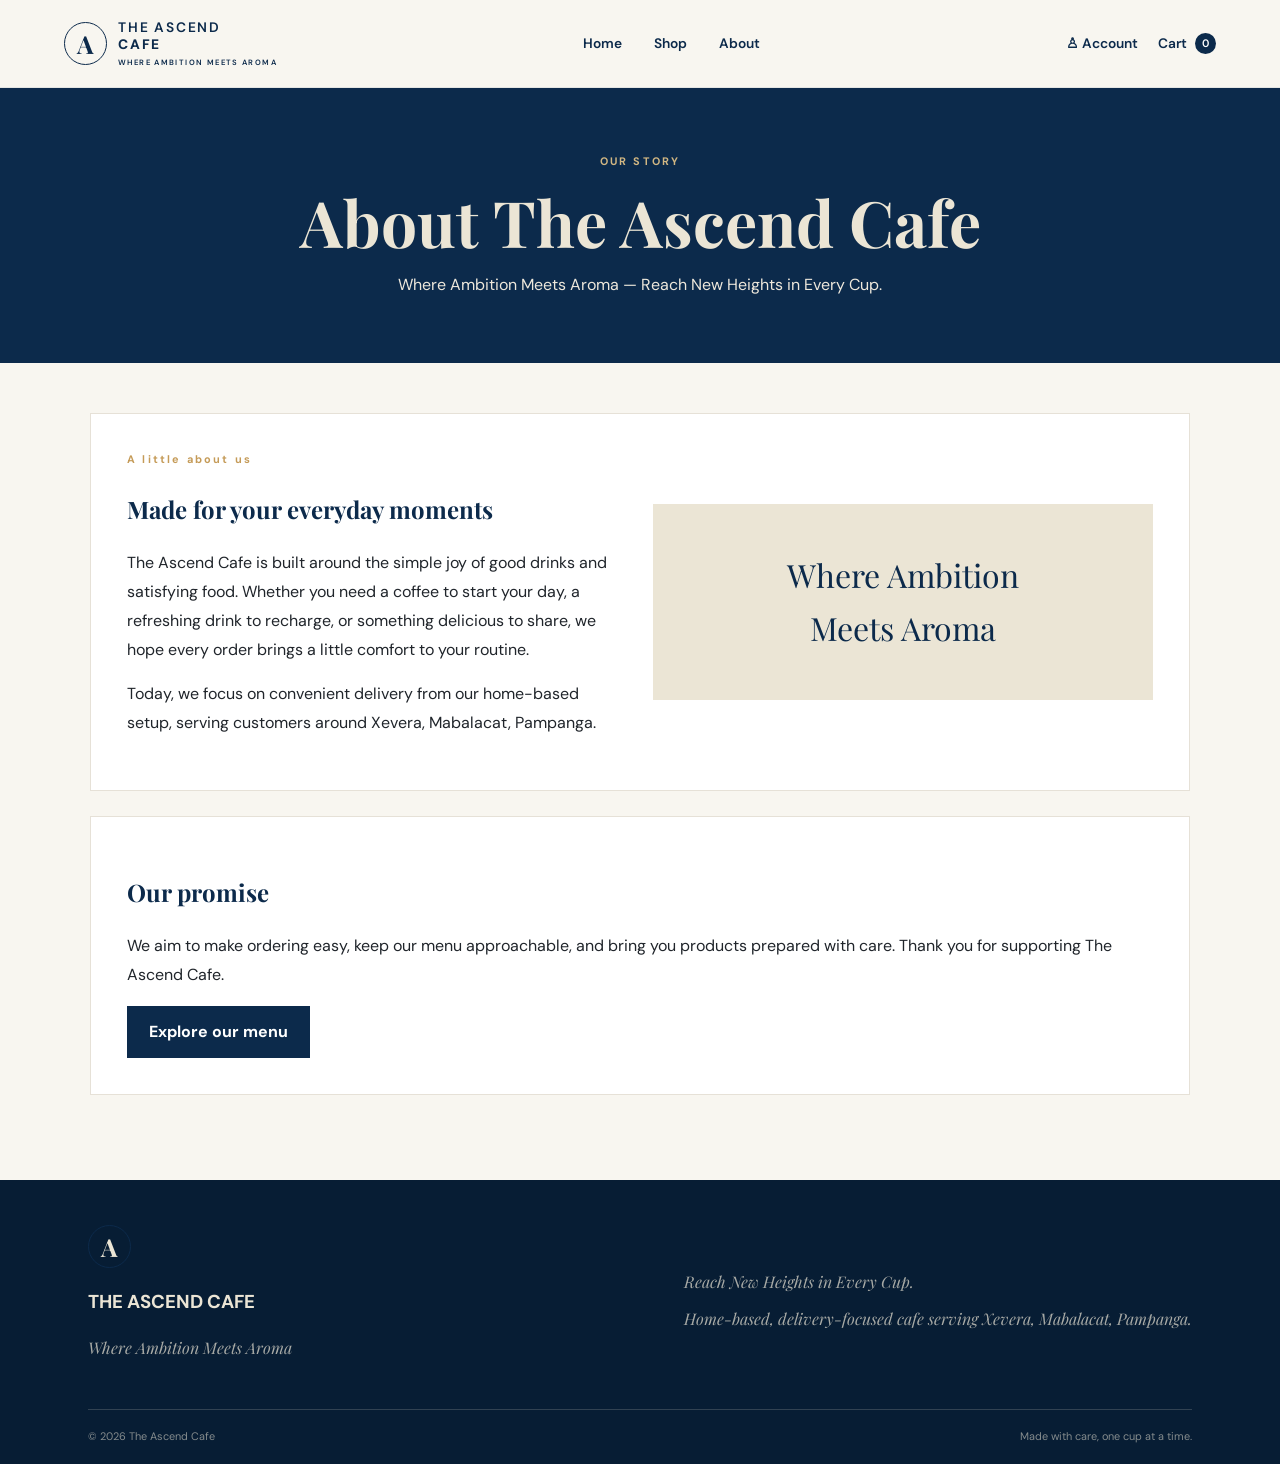
<file: about.html>
<!DOCTYPE html><html lang="en"><head><meta charset="UTF-8"><meta name="viewport" content="width=device-width, initial-scale=1"><title>About | The Ascend Cafe</title><link rel="preconnect" href="https://fonts.googleapis.com"><link rel="preconnect" href="https://fonts.gstatic.com" crossorigin><link href="https://fonts.googleapis.com/css2?family=DM+Sans:wght@400;500;700&family=Playfair+Display:wght@600;700&display=swap" rel="stylesheet"><link rel="stylesheet" href="assets/css/style.css"><style>
.page-hero{background:var(--navy);color:var(--cream);padding:65px 24px;text-align:center}.page-hero .eyebrow{color:#d2b783}.page-hero h1{font:700 clamp(2.5rem,6vw,4rem) var(--serif);margin:8px 0}.page-hero p{max-width:680px;margin:0 auto;color:#eee8dc}.page-content{width:min(100% - 40px,1100px);margin:50px auto 85px}.panel{background:#fff;border:1px solid var(--line);padding:clamp(20px,4vw,36px);margin-bottom:25px}.panel h2,.panel h3{color:var(--navy);font-family:var(--serif)}.page-content p,.page-content li{line-height:1.8}.page-content a{color:var(--navy)}.empty-state{text-align:center;padding:55px 20px;background:#fff;border:1px solid var(--line)}.empty-state h2{color:var(--navy);font-family:var(--serif)}.button-primary{display:inline-block;background:var(--navy);color:white!important;padding:13px 22px;text-decoration:none;border:0;font-weight:700}.button-secondary{display:inline-block;border:1px solid var(--navy);color:var(--navy)!important;padding:12px 20px;text-decoration:none;font-weight:700}.form-grid{display:grid;grid-template-columns:1fr 1fr;gap:18px}.form-grid label{display:block;font-weight:700;font-size:.85rem}.form-grid input,.form-grid select,.form-grid textarea{width:100%;margin-top:7px;padding:12px;border:1px solid #d8d3c9;background:white;font:inherit}.form-grid .wide{grid-column:1/-1}.form-actions{margin-top:20px}.summary-list{display:flex;justify-content:space-between;padding:12px 0;border-bottom:1px solid var(--line)}.muted{color:var(--muted)}.account-layout{display:grid;grid-template-columns:240px 1fr;gap:25px}.account-menu a{display:block;padding:13px;border-bottom:1px solid var(--line);text-decoration:none}.account-menu a.active{background:var(--cream);font-weight:700}.story-grid{display:grid;grid-template-columns:1fr 1fr;gap:25px;align-items:center}.story-grid img{width:100%;min-height:280px;object-fit:cover;background:var(--cream)}@media(max-width:700px){.form-grid,.account-layout,.story-grid{grid-template-columns:1fr}.page-content{margin:35px auto 60px}.account-menu{display:grid;grid-template-columns:1fr 1fr}}
</style></head><body><header class="site-header">
<a class="brand" href="index.html" aria-label="The Ascend Cafe home"><span class="brand-mark">A</span><span class="brand-name">THE ASCEND <strong>CAFE</strong><small>WHERE AMBITION MEETS AROMA</small></span></a>
<button class="menu-toggle" aria-label="Toggle navigation" aria-expanded="false">☰</button>
<nav class="main-nav"><a href="index.html">Home</a><a href="shop.html">Shop</a><a href="about.html">About</a></nav>
<div class="header-actions"><a class="icon-link" href="settings.html" aria-label="Account">♙ <span>Account</span></a><a class="cart-link" href="cart.html">Cart <span class="cart-count" id="cartCount">0</span></a></div></header><section class="page-hero"><p class="eyebrow">OUR STORY</p><h1>About The Ascend Cafe</h1><p>Where Ambition Meets Aroma — Reach New Heights in Every Cup.</p></section><main class="page-content"><section class="panel story-grid"><div><p class="eyebrow">A little about us</p><h2>Made for your everyday moments</h2><p>The Ascend Cafe is built around the simple joy of good drinks and satisfying food. Whether you need a coffee to start your day, a refreshing drink to recharge, or something delicious to share, we hope every order brings a little comfort to your routine.</p><p>Today, we focus on convenient delivery from our home-based setup, serving customers around Xevera, Mabalacat, Pampanga.</p></div><div style="background:var(--cream);padding:45px;text-align:center;color:var(--navy);font-family:var(--serif);font-size:2rem">Where Ambition<br>Meets Aroma</div></section><section class="panel"><h2>Our promise</h2><p>We aim to make ordering easy, keep our menu approachable, and bring you products prepared with care. Thank you for supporting The Ascend Cafe.</p><a class="button-primary" href="shop.html">Explore our menu</a></section></main><footer class="site-footer"><div class="footer-top section-wrap"><div><span class="brand-mark">A</span><h3>THE ASCEND CAFE</h3><p>Where Ambition Meets Aroma</p></div><div><p>Reach New Heights in Every Cup.</p><p>Home-based, delivery-focused cafe serving Xevera, Mabalacat, Pampanga.</p></div></div><div class="footer-bottom section-wrap"><span>© <span class="current-year"></span> The Ascend Cafe</span><span>Made with care, one cup at a time.</span></div></footer><script src="assets/js/main.js"></script></body></html>
</file>
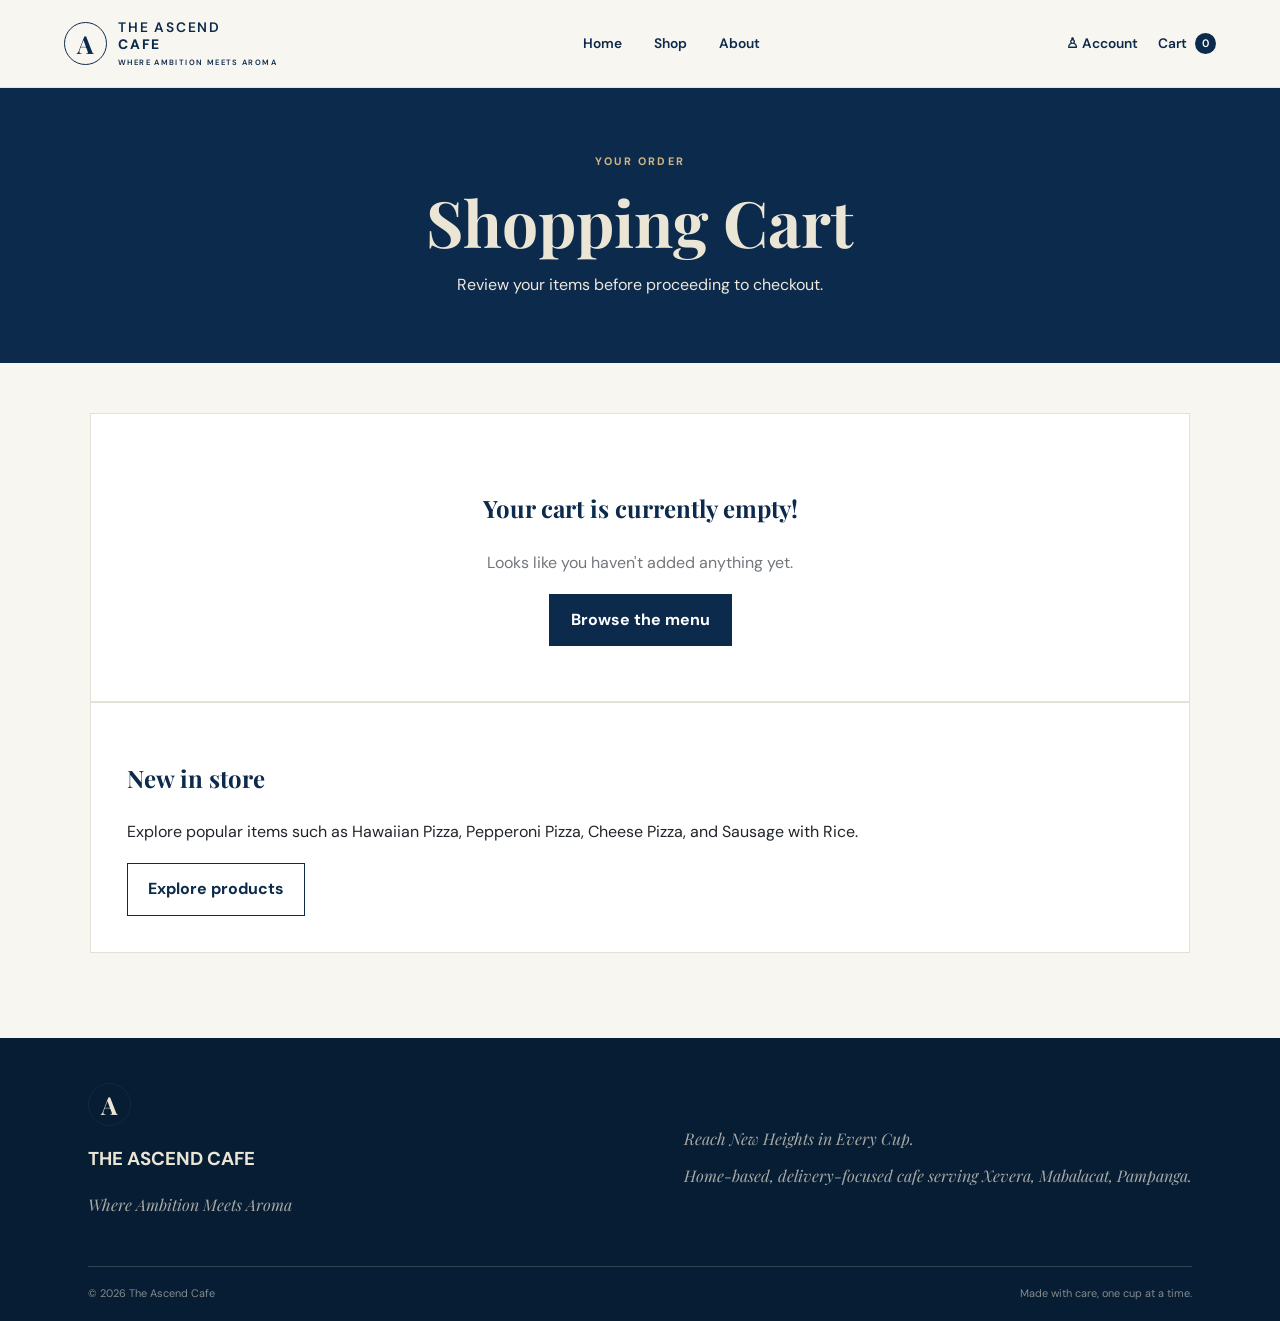
<file: cart.html>
<!DOCTYPE html><html lang="en"><head><meta charset="UTF-8"><meta name="viewport" content="width=device-width, initial-scale=1"><title>Cart | The Ascend Cafe</title><link rel="preconnect" href="https://fonts.googleapis.com"><link rel="preconnect" href="https://fonts.gstatic.com" crossorigin><link href="https://fonts.googleapis.com/css2?family=DM+Sans:wght@400;500;700&family=Playfair+Display:wght@600;700&display=swap" rel="stylesheet"><link rel="stylesheet" href="assets/css/style.css"><style>
.page-hero{background:var(--navy);color:var(--cream);padding:65px 24px;text-align:center}.page-hero .eyebrow{color:#d2b783}.page-hero h1{font:700 clamp(2.5rem,6vw,4rem) var(--serif);margin:8px 0}.page-hero p{max-width:680px;margin:0 auto;color:#eee8dc}.page-content{width:min(100% - 40px,1100px);margin:50px auto 85px}.panel{background:#fff;border:1px solid var(--line);padding:clamp(20px,4vw,36px);margin-bottom:25px}.panel h2,.panel h3{color:var(--navy);font-family:var(--serif)}.page-content p,.page-content li{line-height:1.8}.page-content a{color:var(--navy)}.empty-state{text-align:center;padding:55px 20px;background:#fff;border:1px solid var(--line)}.empty-state h2{color:var(--navy);font-family:var(--serif)}.button-primary{display:inline-block;background:var(--navy);color:white!important;padding:13px 22px;text-decoration:none;border:0;font-weight:700}.button-secondary{display:inline-block;border:1px solid var(--navy);color:var(--navy)!important;padding:12px 20px;text-decoration:none;font-weight:700}.form-grid{display:grid;grid-template-columns:1fr 1fr;gap:18px}.form-grid label{display:block;font-weight:700;font-size:.85rem}.form-grid input,.form-grid select,.form-grid textarea{width:100%;margin-top:7px;padding:12px;border:1px solid #d8d3c9;background:white;font:inherit}.form-grid .wide{grid-column:1/-1}.form-actions{margin-top:20px}.summary-list{display:flex;justify-content:space-between;padding:12px 0;border-bottom:1px solid var(--line)}.muted{color:var(--muted)}.account-layout{display:grid;grid-template-columns:240px 1fr;gap:25px}.account-menu a{display:block;padding:13px;border-bottom:1px solid var(--line);text-decoration:none}.account-menu a.active{background:var(--cream);font-weight:700}.story-grid{display:grid;grid-template-columns:1fr 1fr;gap:25px;align-items:center}.story-grid img{width:100%;min-height:280px;object-fit:cover;background:var(--cream)}@media(max-width:700px){.form-grid,.account-layout,.story-grid{grid-template-columns:1fr}.page-content{margin:35px auto 60px}.account-menu{display:grid;grid-template-columns:1fr 1fr}}
</style></head><body><header class="site-header">
<a class="brand" href="index.html" aria-label="The Ascend Cafe home"><span class="brand-mark">A</span><span class="brand-name">THE ASCEND <strong>CAFE</strong><small>WHERE AMBITION MEETS AROMA</small></span></a>
<button class="menu-toggle" aria-label="Toggle navigation" aria-expanded="false">☰</button>
<nav class="main-nav"><a href="index.html">Home</a><a href="shop.html">Shop</a><a href="about.html">About</a></nav>
<div class="header-actions"><a class="icon-link" href="settings.html" aria-label="Account">♙ <span>Account</span></a><a class="cart-link" href="cart.html">Cart <span class="cart-count" id="cartCount">0</span></a></div></header><section class="page-hero"><p class="eyebrow">YOUR ORDER</p><h1>Shopping Cart</h1><p>Review your items before proceeding to checkout.</p></section><main class="page-content"><div class="empty-state"><h2>Your cart is currently empty!</h2><p class="muted">Looks like you haven't added anything yet.</p><a class="button-primary" href="shop.html">Browse the menu</a></div><section class="panel"><h2>New in store</h2><p>Explore popular items such as Hawaiian Pizza, Pepperoni Pizza, Cheese Pizza, and Sausage with Rice.</p><a class="button-secondary" href="shop.html">Explore products</a></section></main><footer class="site-footer"><div class="footer-top section-wrap"><div><span class="brand-mark">A</span><h3>THE ASCEND CAFE</h3><p>Where Ambition Meets Aroma</p></div><div><p>Reach New Heights in Every Cup.</p><p>Home-based, delivery-focused cafe serving Xevera, Mabalacat, Pampanga.</p></div></div><div class="footer-bottom section-wrap"><span>© <span class="current-year"></span> The Ascend Cafe</span><span>Made with care, one cup at a time.</span></div></footer><script src="assets/js/main.js"></script></body></html>
</file>
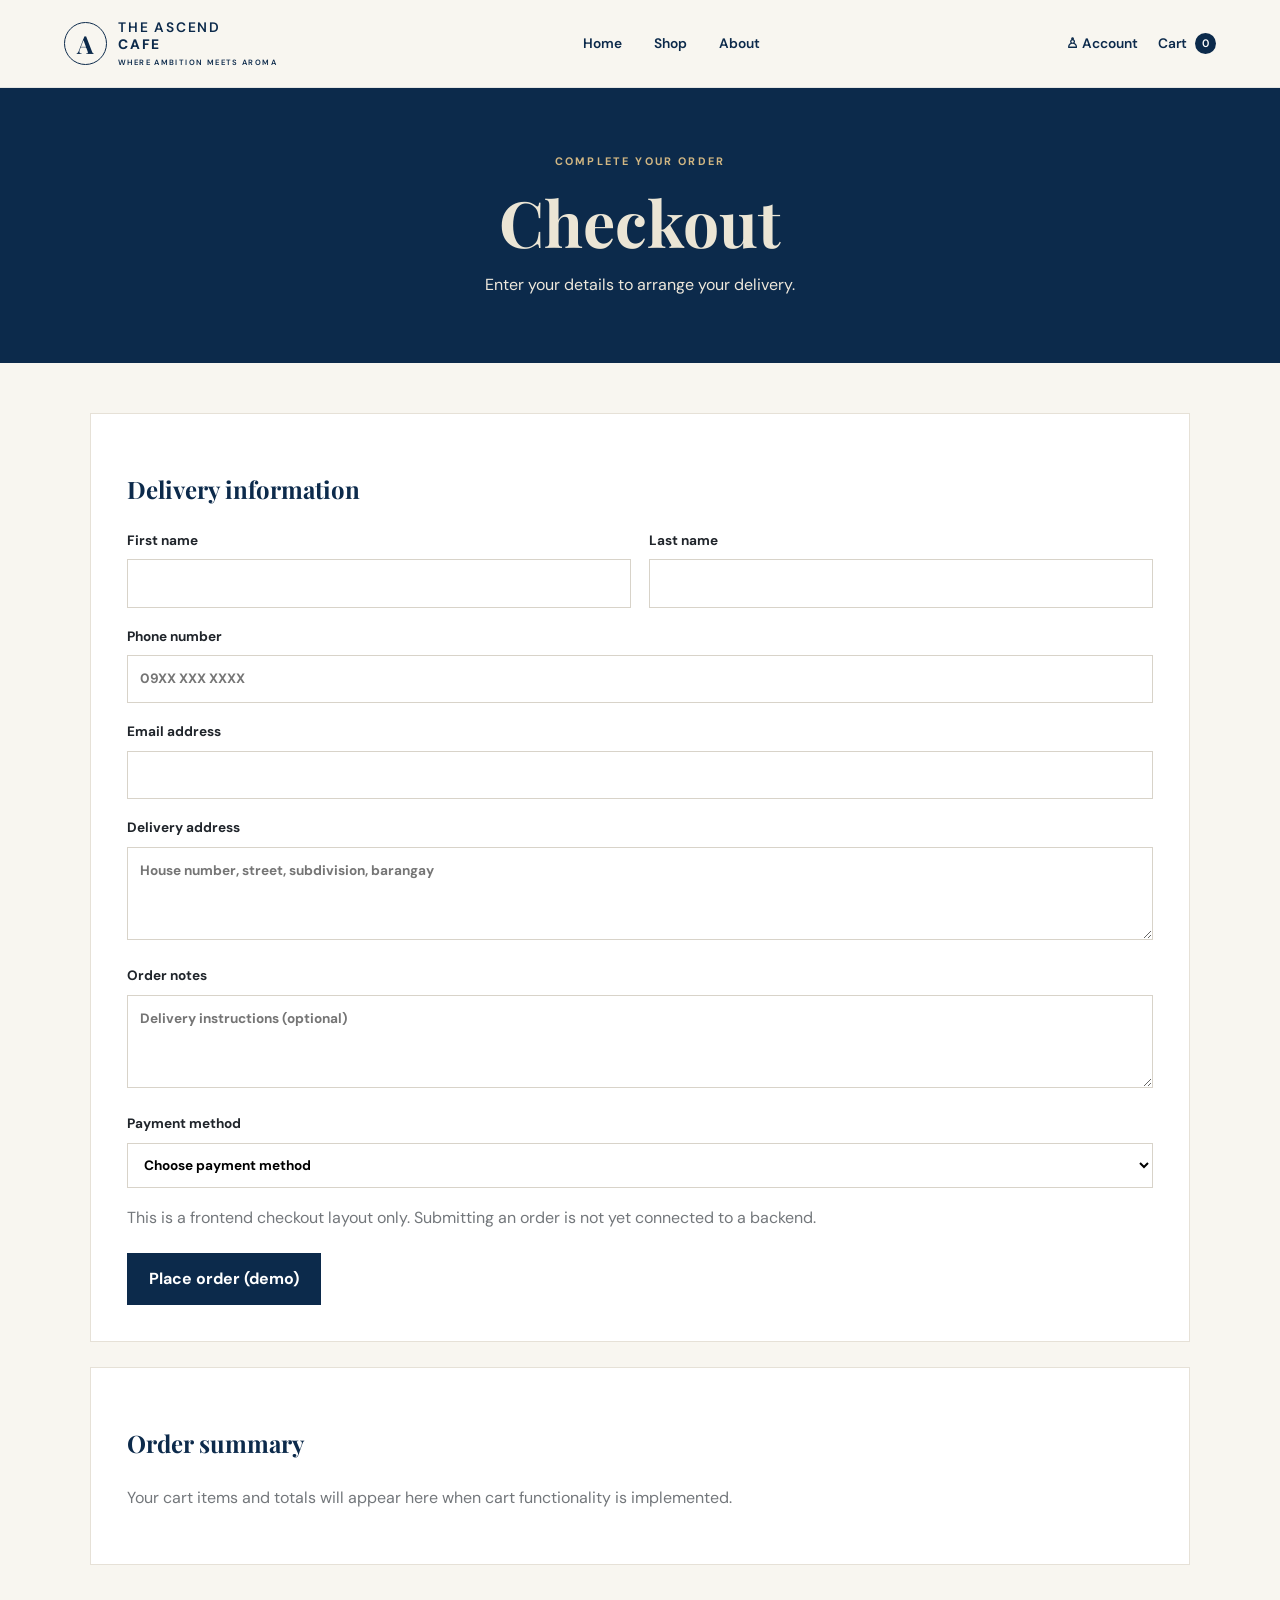
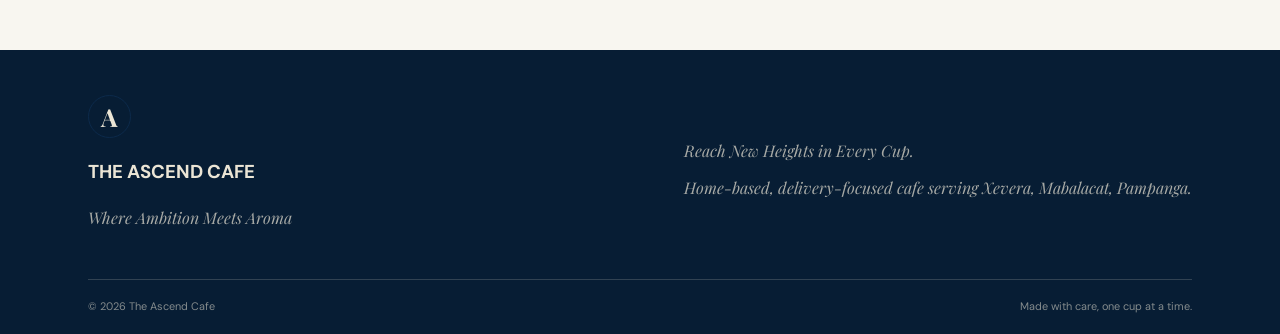
<file: checkout.html>
<!DOCTYPE html><html lang="en"><head><meta charset="UTF-8"><meta name="viewport" content="width=device-width, initial-scale=1"><title>Checkout | The Ascend Cafe</title><link rel="preconnect" href="https://fonts.googleapis.com"><link rel="preconnect" href="https://fonts.gstatic.com" crossorigin><link href="https://fonts.googleapis.com/css2?family=DM+Sans:wght@400;500;700&family=Playfair+Display:wght@600;700&display=swap" rel="stylesheet"><link rel="stylesheet" href="assets/css/style.css"><style>
.page-hero{background:var(--navy);color:var(--cream);padding:65px 24px;text-align:center}.page-hero .eyebrow{color:#d2b783}.page-hero h1{font:700 clamp(2.5rem,6vw,4rem) var(--serif);margin:8px 0}.page-hero p{max-width:680px;margin:0 auto;color:#eee8dc}.page-content{width:min(100% - 40px,1100px);margin:50px auto 85px}.panel{background:#fff;border:1px solid var(--line);padding:clamp(20px,4vw,36px);margin-bottom:25px}.panel h2,.panel h3{color:var(--navy);font-family:var(--serif)}.page-content p,.page-content li{line-height:1.8}.page-content a{color:var(--navy)}.empty-state{text-align:center;padding:55px 20px;background:#fff;border:1px solid var(--line)}.empty-state h2{color:var(--navy);font-family:var(--serif)}.button-primary{display:inline-block;background:var(--navy);color:white!important;padding:13px 22px;text-decoration:none;border:0;font-weight:700}.button-secondary{display:inline-block;border:1px solid var(--navy);color:var(--navy)!important;padding:12px 20px;text-decoration:none;font-weight:700}.form-grid{display:grid;grid-template-columns:1fr 1fr;gap:18px}.form-grid label{display:block;font-weight:700;font-size:.85rem}.form-grid input,.form-grid select,.form-grid textarea{width:100%;margin-top:7px;padding:12px;border:1px solid #d8d3c9;background:white;font:inherit}.form-grid .wide{grid-column:1/-1}.form-actions{margin-top:20px}.summary-list{display:flex;justify-content:space-between;padding:12px 0;border-bottom:1px solid var(--line)}.muted{color:var(--muted)}.account-layout{display:grid;grid-template-columns:240px 1fr;gap:25px}.account-menu a{display:block;padding:13px;border-bottom:1px solid var(--line);text-decoration:none}.account-menu a.active{background:var(--cream);font-weight:700}.story-grid{display:grid;grid-template-columns:1fr 1fr;gap:25px;align-items:center}.story-grid img{width:100%;min-height:280px;object-fit:cover;background:var(--cream)}@media(max-width:700px){.form-grid,.account-layout,.story-grid{grid-template-columns:1fr}.page-content{margin:35px auto 60px}.account-menu{display:grid;grid-template-columns:1fr 1fr}}
</style></head><body><header class="site-header">
<a class="brand" href="index.html" aria-label="The Ascend Cafe home"><span class="brand-mark">A</span><span class="brand-name">THE ASCEND <strong>CAFE</strong><small>WHERE AMBITION MEETS AROMA</small></span></a>
<button class="menu-toggle" aria-label="Toggle navigation" aria-expanded="false">☰</button>
<nav class="main-nav"><a href="index.html">Home</a><a href="shop.html">Shop</a><a href="about.html">About</a></nav>
<div class="header-actions"><a class="icon-link" href="settings.html" aria-label="Account">♙ <span>Account</span></a><a class="cart-link" href="cart.html">Cart <span class="cart-count" id="cartCount">0</span></a></div></header><section class="page-hero"><p class="eyebrow">COMPLETE YOUR ORDER</p><h1>Checkout</h1><p>Enter your details to arrange your delivery.</p></section><main class="page-content"><div class="panel"><h2>Delivery information</h2><form><div class="form-grid"><label>First name<input required></label><label>Last name<input required></label><label class="wide">Phone number<input type="tel" required placeholder="09XX XXX XXXX"></label><label class="wide">Email address<input type="email"></label><label class="wide">Delivery address<textarea rows="3" required placeholder="House number, street, subdivision, barangay"></textarea></label><label class="wide">Order notes<textarea rows="3" placeholder="Delivery instructions (optional)"></textarea></label><label class="wide">Payment method<select required><option value="">Choose payment method</option><option>Cash on Delivery (subject to availability)</option><option>GCash (subject to confirmation)</option></select></label></div><p class="muted">This is a frontend checkout layout only. Submitting an order is not yet connected to a backend.</p><div class="form-actions"><button class="button-primary" type="button" onclick="alert('Checkout form layout demo only. Order processing is not yet implemented.')">Place order (demo)</button></div></form></div><section class="panel"><h2>Order summary</h2><p class="muted">Your cart items and totals will appear here when cart functionality is implemented.</p></section></main><footer class="site-footer"><div class="footer-top section-wrap"><div><span class="brand-mark">A</span><h3>THE ASCEND CAFE</h3><p>Where Ambition Meets Aroma</p></div><div><p>Reach New Heights in Every Cup.</p><p>Home-based, delivery-focused cafe serving Xevera, Mabalacat, Pampanga.</p></div></div><div class="footer-bottom section-wrap"><span>© <span class="current-year"></span> The Ascend Cafe</span><span>Made with care, one cup at a time.</span></div></footer><script src="assets/js/main.js"></script></body></html>
</file>
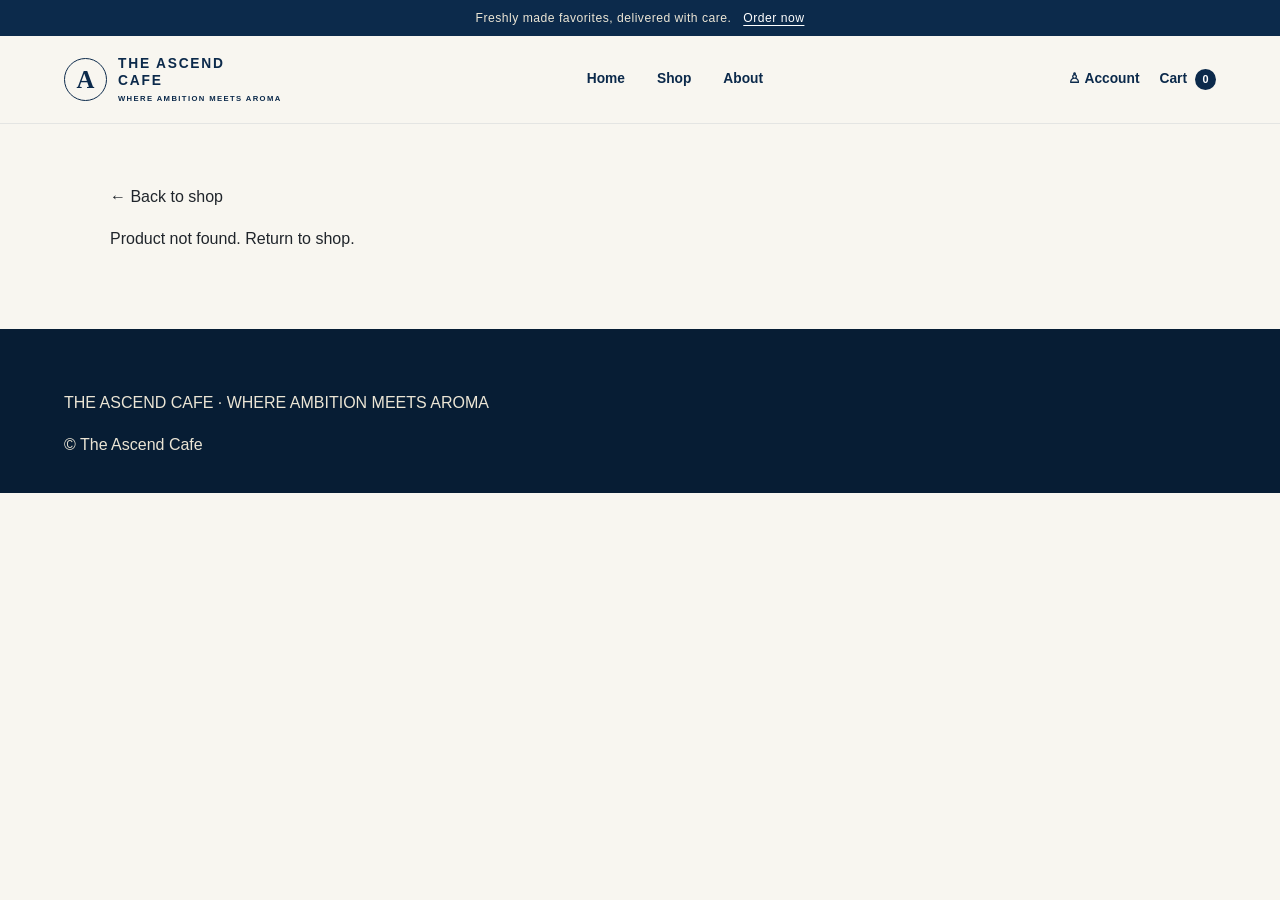
<file: product.html>
<!DOCTYPE html>
<html lang="en"><head><meta charset="UTF-8"><meta name="viewport" content="width=device-width, initial-scale=1">
<title>Product Details | The Ascend Cafe</title><link rel="stylesheet" href="assets/css/style.css">
<style>
.product-detail-wrap{max-width:1100px;margin:40px auto;padding:20px}.product-detail{display:grid;grid-template-columns:1fr 1fr;gap:36px;background:#fff;border-radius:18px;padding:30px;border:1px solid #ddd}
.product-detail .product-visual{min-height:300px;background:#ebe5d5;border-radius:14px;display:flex;align-items:center;justify-content:center;color:#0c2a4b;font-size:1.5rem;font-weight:700;text-align:center;padding:20px}
.product-detail h1{color:#0c2a4b}.product-price{font-size:1.4rem;font-weight:700;margin:10px 0 20px}
.product-options label{display:block;font-weight:600;margin:14px 0 6px}.product-options select,.product-options input,.product-options textarea{width:100%;padding:12px;border:1px solid #bbb;border-radius:8px;font:inherit}
.product-options .choice-row{display:flex;gap:12px;flex-wrap:wrap}.product-options .choice-row label{display:flex;align-items:center;gap:7px;font-weight:500}
.add-product{background:#0c2a4b;color:#ebe5d5;padding:13px 22px;border:0;border-radius:9px;font-weight:700;cursor:pointer;margin-top:18px;width:100%}
@media(max-width:760px){.product-detail{grid-template-columns:1fr;padding:18px}.product-visual{min-height:200px}}
</style><script src="assets/js/product.js" defer></script></head><body>
<div class="announcement">Freshly made favorites, delivered with care. <a href="shop.html">Order now</a></div>
<header class="site-header"><a class="brand" href="index.html" aria-label="The Ascend Cafe home"><span class="brand-mark">A</span><span class="brand-name">THE ASCEND <strong>CAFE</strong><small>WHERE AMBITION MEETS AROMA</small></span></a><button class="menu-toggle" aria-label="Toggle navigation" aria-expanded="false">☰</button><nav class="main-nav"><a href="index.html">Home</a><a href="shop.html">Shop</a><a href="about.html">About</a></nav><div class="header-actions"><a class="icon-link" href="settings.html" aria-label="Account">♙ <span>Account</span></a><a class="cart-link" href="cart.html">Cart <span class="cart-count" id="cartCount">0</span></a></div></header>
<main class="product-detail-wrap"><a href="shop.html">← Back to shop</a><div id="productDetail"></div></main>
<footer class="site-footer"><p>THE ASCEND CAFE · WHERE AMBITION MEETS AROMA</p><p>© <span class="current-year"></span> The Ascend Cafe</p></footer>
</body></html>
</file>
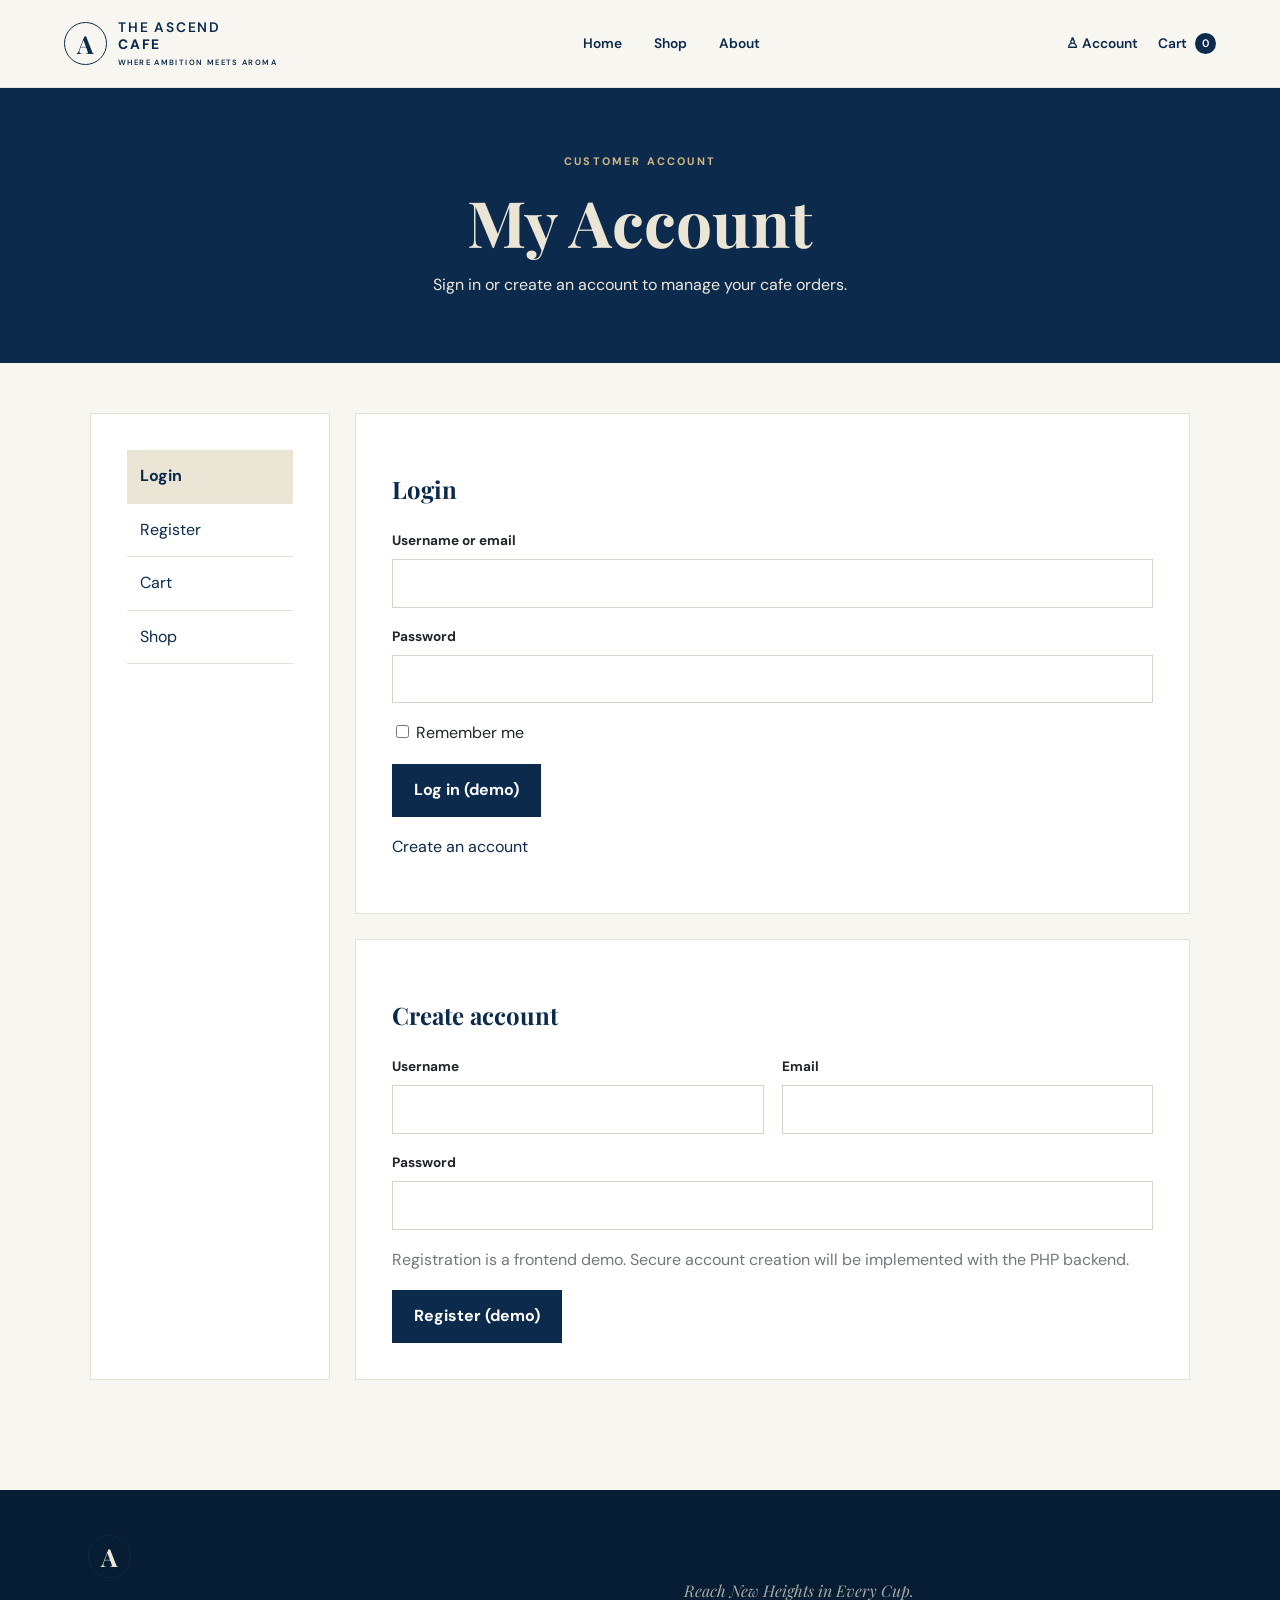
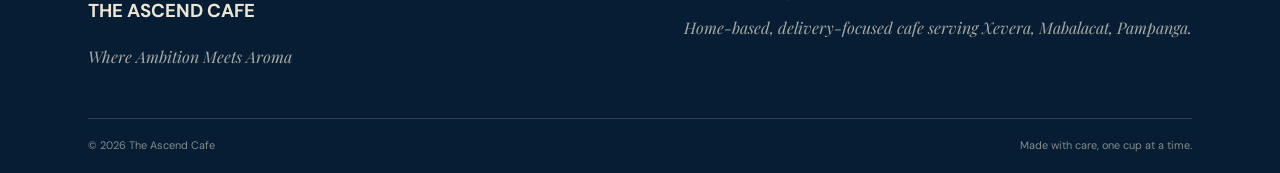
<file: settings.html>
<!DOCTYPE html><html lang="en"><head><meta charset="UTF-8"><meta name="viewport" content="width=device-width, initial-scale=1"><title>My Account | The Ascend Cafe</title><link rel="preconnect" href="https://fonts.googleapis.com"><link rel="preconnect" href="https://fonts.gstatic.com" crossorigin><link href="https://fonts.googleapis.com/css2?family=DM+Sans:wght@400;500;700&family=Playfair+Display:wght@600;700&display=swap" rel="stylesheet"><link rel="stylesheet" href="assets/css/style.css"><style>
.page-hero{background:var(--navy);color:var(--cream);padding:65px 24px;text-align:center}.page-hero .eyebrow{color:#d2b783}.page-hero h1{font:700 clamp(2.5rem,6vw,4rem) var(--serif);margin:8px 0}.page-hero p{max-width:680px;margin:0 auto;color:#eee8dc}.page-content{width:min(100% - 40px,1100px);margin:50px auto 85px}.panel{background:#fff;border:1px solid var(--line);padding:clamp(20px,4vw,36px);margin-bottom:25px}.panel h2,.panel h3{color:var(--navy);font-family:var(--serif)}.page-content p,.page-content li{line-height:1.8}.page-content a{color:var(--navy)}.empty-state{text-align:center;padding:55px 20px;background:#fff;border:1px solid var(--line)}.empty-state h2{color:var(--navy);font-family:var(--serif)}.button-primary{display:inline-block;background:var(--navy);color:white!important;padding:13px 22px;text-decoration:none;border:0;font-weight:700}.button-secondary{display:inline-block;border:1px solid var(--navy);color:var(--navy)!important;padding:12px 20px;text-decoration:none;font-weight:700}.form-grid{display:grid;grid-template-columns:1fr 1fr;gap:18px}.form-grid label{display:block;font-weight:700;font-size:.85rem}.form-grid input,.form-grid select,.form-grid textarea{width:100%;margin-top:7px;padding:12px;border:1px solid #d8d3c9;background:white;font:inherit}.form-grid .wide{grid-column:1/-1}.form-actions{margin-top:20px}.summary-list{display:flex;justify-content:space-between;padding:12px 0;border-bottom:1px solid var(--line)}.muted{color:var(--muted)}.account-layout{display:grid;grid-template-columns:240px 1fr;gap:25px}.account-menu a{display:block;padding:13px;border-bottom:1px solid var(--line);text-decoration:none}.account-menu a.active{background:var(--cream);font-weight:700}.story-grid{display:grid;grid-template-columns:1fr 1fr;gap:25px;align-items:center}.story-grid img{width:100%;min-height:280px;object-fit:cover;background:var(--cream)}@media(max-width:700px){.form-grid,.account-layout,.story-grid{grid-template-columns:1fr}.page-content{margin:35px auto 60px}.account-menu{display:grid;grid-template-columns:1fr 1fr}}
</style></head><body><header class="site-header">
<a class="brand" href="index.html" aria-label="The Ascend Cafe home"><span class="brand-mark">A</span><span class="brand-name">THE ASCEND <strong>CAFE</strong><small>WHERE AMBITION MEETS AROMA</small></span></a>
<button class="menu-toggle" aria-label="Toggle navigation" aria-expanded="false">☰</button>
<nav class="main-nav"><a href="index.html">Home</a><a href="shop.html">Shop</a><a href="about.html">About</a></nav>
<div class="header-actions"><a class="icon-link" href="settings.html" aria-label="Account">♙ <span>Account</span></a><a class="cart-link" href="cart.html">Cart <span class="cart-count" id="cartCount">0</span></a></div></header><section class="page-hero"><p class="eyebrow">CUSTOMER ACCOUNT</p><h1>My Account</h1><p>Sign in or create an account to manage your cafe orders.</p></section><main class="page-content"><div class="account-layout"><nav class="panel account-menu"><a class="active" href="#login">Login</a><a href="#register">Register</a><a href="cart.html">Cart</a><a href="shop.html">Shop</a></nav><div><section class="panel" id="login"><h2>Login</h2><form><div class="form-grid"><label class="wide">Username or email<input required></label><label class="wide">Password<input type="password" required></label></div><p><label><input type="checkbox"> Remember me</label></p><button type="button" class="button-primary" onclick="alert('Login is a visual demo. Authentication is not yet connected.')">Log in (demo)</button><p><a href="#register">Create an account</a></p></form></section><section class="panel" id="register"><h2>Create account</h2><form><div class="form-grid"><label>Username<input required></label><label>Email<input type="email" required></label><label class="wide">Password<input type="password" required></label></div><p class="muted">Registration is a frontend demo. Secure account creation will be implemented with the PHP backend.</p><button type="button" class="button-primary" onclick="alert('Registration is a visual demo. Account creation is not yet connected.')">Register (demo)</button></form></section></div></div></main><footer class="site-footer"><div class="footer-top section-wrap"><div><span class="brand-mark">A</span><h3>THE ASCEND CAFE</h3><p>Where Ambition Meets Aroma</p></div><div><p>Reach New Heights in Every Cup.</p><p>Home-based, delivery-focused cafe serving Xevera, Mabalacat, Pampanga.</p></div></div><div class="footer-bottom section-wrap"><span>© <span class="current-year"></span> The Ascend Cafe</span><span>Made with care, one cup at a time.</span></div></footer><script src="assets/js/main.js"></script></body></html>
</file>
<file: assets/css/style.css>
/* THE ASCEND CAFE — shared stylesheet */
:root {
  --navy: #0c2a4b;
  --navy-soft: #173d61;
  --cream: #ebe5d5;
  --paper: #f8f6f0;
  --white: #fff;
  --ink: #20252b;
  --muted: #73777b;
  --line: #e6e1d7;
  --gold: #c59b58;
  --serif: "Playfair Display", Georgia, serif;
  --sans: "DM Sans", Arial, sans-serif;
}
* { box-sizing: border-box; }
html { scroll-behavior: smooth; scroll-padding-top: 100px; }
body { margin: 0; color: var(--ink); background: var(--paper); font-family: var(--sans); line-height: 1.65; }
a { color: inherit; text-decoration: none; }
img { display: block; max-width: 100%; }
button, input { font: inherit; }
.announcement { padding: 8px 20px; text-align: center; color: var(--cream); background: var(--navy); font-size: .76rem; letter-spacing: .04em; }
.announcement a { margin-left: 8px; color: #fff; text-decoration: underline; text-underline-offset: 3px; }
.site-header { position: sticky; top: 0; z-index: 50; display: flex; align-items: center; justify-content: space-between; gap: 28px; min-height: 88px; padding: 12px clamp(20px, 5vw, 76px); background: rgba(248,246,240,.97); border-bottom: 1px solid rgba(12,42,75,.08); backdrop-filter: blur(12px); }
.brand { display: inline-flex; align-items: center; gap: 11px; color: var(--navy); flex-shrink: 0; }
.brand-mark { display: grid; place-items: center; width: 43px; height: 43px; border: 1px solid var(--navy); border-radius: 50%; font: 700 1.55rem var(--serif); }
.brand-name { display: flex; flex-direction: column; font-size: .86rem; font-weight: 600; letter-spacing: .13em; line-height: 1.25; }
.brand-name strong { font-weight: 800; }
.brand-name small { margin-top: 5px; font-size: .48rem; letter-spacing: .18em; }
.main-nav, .header-actions { display: flex; align-items: center; gap: clamp(17px, 2.5vw, 36px); }
.main-nav a, .header-actions a { color: var(--navy); font-size: .86rem; font-weight: 600; }
.main-nav a { position: relative; padding: 10px 0; }
.main-nav a::after { position: absolute; right: 0; bottom: 3px; left: 0; height: 2px; background: var(--gold); content: ""; transform: scaleX(0); transition: transform .2s; }
.main-nav a:hover::after, .main-nav a.active::after { transform: scaleX(1); }
.header-actions { gap: 20px; }
.cart-link { display: inline-flex; align-items: center; gap: 8px; }
.cart-count { display: inline-grid; place-items: center; min-width: 21px; height: 21px; padding: 0 5px; color: var(--white); background: var(--navy); border-radius: 50%; font-size: .68rem; }
.menu-toggle { display: none; border: 0; color: var(--navy); background: transparent; font-size: 1.6rem; cursor: pointer; }
.hero { position: relative; display: flex; align-items: center; min-height: min(690px, 76vw); padding: 90px clamp(24px, 10vw, 150px); color: var(--white); background: #182b38 url("https://images.unsplash.com/photo-1442512595331-e89e73853f31?auto=format&fit=crop&w=2000&q=90") center 48%/cover no-repeat; }
.hero-shade { position: absolute; inset: 0; background: linear-gradient(90deg, rgba(5,22,39,.88), rgba(5,22,39,.55) 48%, rgba(5,22,39,.08)); }
.hero-content { position: relative; z-index: 1; max-width: 680px; }
.eyebrow { margin: 0 0 14px; color: var(--gold); font-size: .68rem; font-weight: 700; letter-spacing: .2em; }
.eyebrow.light { color: #e8c994; }
.hero h1, .shop-hero h1 { margin: 0; font: 700 clamp(3.2rem, 7vw, 6.6rem)/1.04 var(--serif); letter-spacing: -.04em; }
h1 em, h2 em { color: var(--gold); font-weight: 600; }
.hero-copy { max-width: 440px; margin: 25px 0 30px; color: rgba(255,255,255,.84); font-size: 1rem; }
.button { display: inline-flex; align-items: center; justify-content: center; gap: 28px; min-height: 49px; padding: 0 22px; font-size: .78rem; font-weight: 700; letter-spacing: .04em; transition: transform .2s, background .2s; }
.button:hover { transform: translateY(-3px); }
.button-cream { color: var(--navy); background: var(--cream); }
.button-navy { color: var(--white); background: var(--navy); }
.button-outline-light { border: 1px solid rgba(255,255,255,.6); color: var(--white); }
.hero-note { position: absolute; right: clamp(24px, 5vw, 76px); bottom: 30px; color: rgba(255,255,255,.8); font-size: .65rem; letter-spacing: .16em; }
.hero-note span { margin-right: 12px; color: var(--gold); }
.section-wrap { width: min(1180px, calc(100% - 48px)); margin: 0 auto; }
.intro-section { display: grid; grid-template-columns: 1fr 1fr; align-items: center; gap: clamp(40px, 8vw, 110px); padding-top: 110px; padding-bottom: 110px; }
.image-frame { position: relative; }
.intro-image img { width: 100%; height: 470px; object-fit: cover; }
.image-label { position: absolute; right: -20px; bottom: 25px; padding: 13px 18px; color: var(--navy); background: var(--cream); font-size: .63rem; font-weight: 700; letter-spacing: .15em; }
.intro-copy h2, .delivery-copy h2, .section-heading h2 { margin: 0 0 22px; color: var(--navy); font: 700 clamp(2.4rem, 4.4vw, 4.2rem)/1.1 var(--serif); letter-spacing: -.035em; }
.intro-copy > p:not(.eyebrow), .delivery-copy > p:not(.eyebrow) { color: var(--muted); font-size: .93rem; }
.script-line { margin: 25px 0; color: var(--navy) !important; font: italic 1.15rem var(--serif); }
.text-link { display: inline-block; margin-top: 12px; padding-bottom: 5px; border-bottom: 1px solid var(--gold); color: var(--navy); font-size: .8rem; font-weight: 700; }
.text-link span { margin-left: 14px; }
.menu-highlight { padding: 90px 0 100px; color: var(--white); background: var(--navy); }
.section-heading { display: flex; align-items: end; justify-content: space-between; gap: 24px; margin-bottom: 38px; }
.section-heading h2 { margin-bottom: 0; color: var(--white); }
.highlight-grid { display: grid; grid-template-columns: repeat(3, 1fr); gap: 22px; }
.highlight-card { position: relative; min-height: 350px; overflow: hidden; background: #273d51; }
.highlight-card::after { position: absolute; inset: 0; background: linear-gradient(0deg, rgba(5,20,34,.8), transparent 65%); content: ""; }
.highlight-card img { width: 100%; height: 350px; object-fit: cover; transition: transform .5s; }
.highlight-card:hover img { transform: scale(1.06); }
.highlight-number, .highlight-title, .highlight-arrow { position: absolute; z-index: 1; color: var(--white); }
.highlight-number { top: 18px; left: 20px; font-size: .7rem; letter-spacing: .15em; }
.highlight-title { bottom: 22px; left: 22px; font: 700 1.8rem var(--serif); }
.highlight-arrow { right: 22px; bottom: 26px; font-size: 1.2rem; }
.delivery-section { display: grid; grid-template-columns: .9fr 1.1fr; align-items: center; gap: 70px; padding-top: 110px; padding-bottom: 110px; }
.delivery-copy > p:not(.eyebrow) { margin-bottom: 25px; }
.delivery-detail { display: flex; align-items: flex-start; gap: 14px; margin: 25px 0 30px; }
.detail-icon { display: grid; place-items: center; width: 37px; height: 37px; border-radius: 50%; color: var(--navy); background: var(--cream); }
.delivery-detail strong, .delivery-detail small { display: block; }
.delivery-detail strong { color: var(--navy); font-size: .85rem; }
.delivery-detail small { max-width: 300px; color: var(--muted); font-size: .75rem; }
.delivery-image img { width: 100%; height: 450px; object-fit: cover; }
.closing-banner { padding: 85px 24px; text-align: center; color: var(--white); background: linear-gradient(rgba(7,28,48,.86),rgba(7,28,48,.86)), url("https://images.unsplash.com/photo-1495474472287-4d71bcdd2085?auto=format&fit=crop&w=1800&q=85") center/cover; }
.closing-banner h2 { margin: 0 0 28px; font: 700 clamp(2.5rem, 5vw, 4.5rem)/1.12 var(--serif); }
.site-footer { padding: 45px clamp(24px, 5vw, 76px) 18px; color: var(--cream); background: #071d34; }
.footer-top { display: flex; align-items: center; justify-content: space-between; gap: 25px; padding-bottom: 35px; }
.brand-footer { color: var(--cream); }
.brand-footer .brand-mark { border-color: var(--cream); }
.footer-top p { color: rgba(235,229,213,.7); font: italic 1rem var(--serif); }
.light-link { color: var(--cream); }
.footer-bottom { display: flex; justify-content: space-between; gap: 15px; padding-top: 18px; border-top: 1px solid rgba(235,229,213,.18); color: rgba(235,229,213,.55); font-size: .68rem; }

/* Shop page */
.shop-hero { position: relative; display: flex; align-items: center; min-height: 350px; padding: 65px clamp(24px, 9vw, 130px); color: var(--white); background: linear-gradient(90deg,rgba(6,27,47,.92),rgba(6,27,47,.55)), url("https://images.unsplash.com/photo-1495474472287-4d71bcdd2085?auto=format&fit=crop&w=1800&q=85") center 55%/cover; }
.shop-hero-inner { max-width: 700px; }
.shop-hero h1 { font-size: clamp(3rem, 6vw, 5.2rem); }
.shop-hero p:not(.eyebrow) { max-width: 480px; color: rgba(255,255,255,.8); }
.shop-layout { display: grid; grid-template-columns: 220px minmax(0,1fr); gap: 55px; padding-top: 65px; padding-bottom: 100px; align-items: start; }
.shop-sidebar { position: sticky; top: 115px; }
.shop-sidebar h2 { margin: 0 0 18px; color: var(--navy); font: 700 1.8rem var(--serif); }
.category-nav { display: flex; flex-direction: column; border-top: 1px solid var(--line); }
.category-nav a { display: flex; justify-content: space-between; padding: 12px 0; border-bottom: 1px solid var(--line); color: var(--navy); font-size: .82rem; font-weight: 600; transition: padding .2s, color .2s; }
.category-nav a:hover { padding-left: 7px; color: #a47a3f; }
.category-nav span { color: #a4a09a; font-size: .68rem; }
.sidebar-note { margin-top: 35px; padding: 20px; background: var(--cream); }
.sidebar-note > span { color: var(--gold); font-size: 1.3rem; }
.sidebar-note strong { display: block; margin-top: 8px; color: var(--navy); font: 700 1.05rem var(--serif); }
.sidebar-note p { margin-bottom: 0; color: #66645e; font-size: .72rem; }
.shop-toolbar { display: flex; align-items: end; justify-content: space-between; gap: 20px; margin-bottom: 42px; }
.shop-toolbar h2 { margin: 0; color: var(--navy); font: 700 2.4rem var(--serif); }
.search-box { display: flex; align-items: center; gap: 9px; width: min(260px, 45%); padding: 9px 12px; border-bottom: 1px solid #b9b2a5; color: var(--navy); }
.search-box input { width: 100%; border: 0; outline: 0; color: var(--ink); background: transparent; font-size: .78rem; }
.search-box input::placeholder { color: #99958c; }
.product-section { margin-bottom: 58px; scroll-margin-top: 115px; }
.category-heading { display: flex; align-items: end; justify-content: space-between; gap: 18px; margin-bottom: 20px; padding-bottom: 13px; border-bottom: 1px solid var(--line); }
.category-heading .eyebrow { margin-bottom: 5px; }
.category-heading h3 { margin: 0; color: var(--navy); font: 700 2rem var(--serif); }
.category-heading > span { color: var(--muted); font-size: .72rem; }
.product-grid { display: grid; grid-template-columns: repeat(3, minmax(0,1fr)); gap: 26px 18px; }
.product-card { min-width: 0; background: #fff; border: 1px solid rgba(12,42,75,.06); transition: transform .2s, box-shadow .2s; }
.product-card:hover { transform: translateY(-4px); box-shadow: 0 12px 28px rgba(12,42,75,.09); }
.product-card img { width: 100%; aspect-ratio: 1/1; object-fit: cover; background: var(--cream); }
.product-info { padding: 15px 15px 17px; }
.product-info h4 { margin: 0 0 4px; color: var(--navy); font: 700 1.05rem var(--serif); }
.product-info p { margin: 0 0 12px; color: #6c6a65; font-size: .78rem; }
.product-info a { display: inline-block; color: var(--navy); border-bottom: 1px solid var(--gold); font-size: .72rem; font-weight: 700; }
.no-results { padding: 30px; color: var(--muted); background: white; text-align: center; }
.product-card[hidden] { display: none; }

@media (max-width: 900px) {
  .site-header { gap: 15px; }
  .brand-name { font-size: .72rem; }
  .main-nav { gap: 16px; }
  .shop-layout { grid-template-columns: 180px minmax(0,1fr); gap: 30px; }
  .product-grid { grid-template-columns: repeat(2, minmax(0,1fr)); }
  .intro-section, .delivery-section { gap: 38px; }
}
@media (max-width: 680px) {
  .site-header { min-height: 72px; flex-wrap: wrap; padding: 10px 18px; }
  .brand-mark { width: 37px; height: 37px; }
  .menu-toggle { display: block; margin-left: auto; }
  .main-nav { display: none; order: 4; width: 100%; padding: 8px 0 12px; flex-direction: column; align-items: flex-start; gap: 4px; }
  .main-nav.open { display: flex; }
  .main-nav a { padding: 7px 0; }
  .header-actions { gap: 12px; }
  .icon-link span { display: none; }
  .hero { min-height: 590px; padding: 70px 25px; background-position: 58% center; }
  .hero h1 { font-size: clamp(3.1rem, 14vw, 5rem); }
  .hero-note { right: 22px; bottom: 20px; }
  .section-wrap { width: min(100% - 36px, 520px); }
  .intro-section, .delivery-section { grid-template-columns: 1fr; padding-top: 70px; padding-bottom: 70px; }
  .intro-image img { height: 340px; }
  .image-label { right: 0; }
  .intro-copy h2, .delivery-copy h2 { font-size: 2.7rem; }
  .menu-highlight { padding: 70px 0; }
  .section-heading { align-items: flex-start; flex-direction: column; }
  .highlight-grid { grid-template-columns: 1fr; }
  .highlight-card, .highlight-card img { min-height: 270px; height: 270px; }
  .delivery-image img { height: 330px; }
  .footer-top { align-items: flex-start; flex-direction: column; }
  .footer-bottom { flex-direction: column; gap: 5px; }
  .shop-hero { min-height: 310px; padding: 55px 24px; }
  .shop-layout { display: block; padding-top: 40px; }
  .shop-sidebar { position: static; margin-bottom: 38px; }
  .category-nav { display: grid; grid-template-columns: repeat(2,1fr); column-gap: 20px; }
  .sidebar-note { display: none; }
  .shop-toolbar { align-items: flex-start; flex-direction: column; }
  .shop-toolbar h2 { font-size: 2rem; }
  .search-box { width: 100%; }
  .category-heading { align-items: flex-start; flex-direction: column; gap: 3px; }
  .product-grid { grid-template-columns: repeat(2, minmax(0,1fr)); gap: 14px 10px; }
  .product-info { padding: 11px; }
  .product-info h4 { font-size: .9rem; }
  .product-info p { font-size: .7rem; }
}
@media (max-width: 380px) {
  .brand-name { font-size: .64rem; }
  .header-actions { font-size: .75rem; }
  .product-grid { grid-template-columns: 1fr; }
}
</file>
